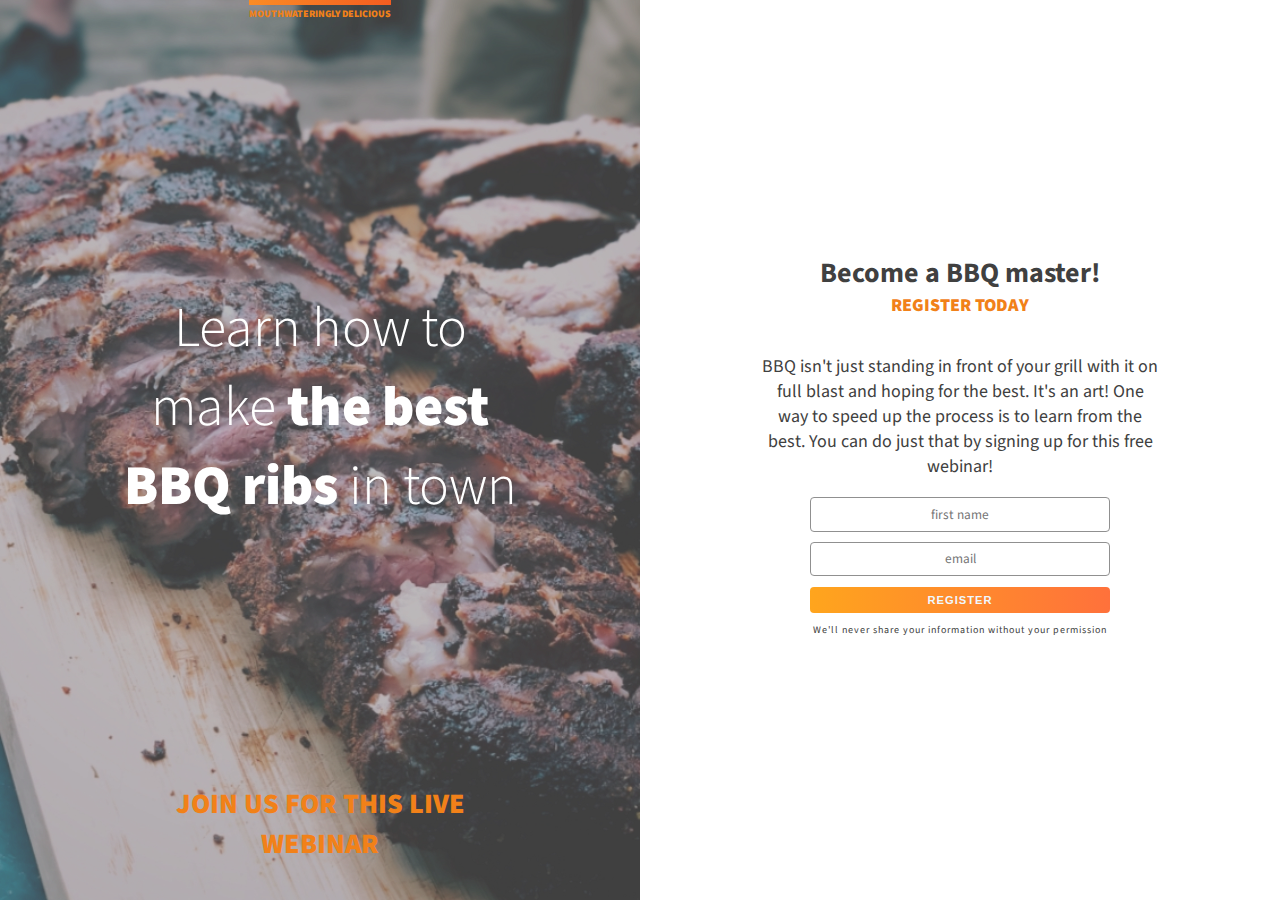
<file: bbq/index.html>
<!DOCTYPE html>
<html lang="en">
<head>
    <meta charset="UTF-8">
    <meta http-equiv="X-UA-Compatible" content="IE=edge">
    <meta name="viewport" content="width=device-width, initial-scale=1.0">
    <link rel="preconnect" href="https://fonts.googleapis.com">
    <link rel="preconnect" href="https://fonts.gstatic.com" crossorigin>
    <link href="https://fonts.googleapis.com/css2?family=Source+Sans+Pro:wght@300,400;700;900&display=swap" rel="stylesheet">
    <link rel="stylesheet" href="style.css">
    <title>BBQ Ribs</title>
</head>
<body>
        
            <div class="title">
                <h1>Learn how to make <strong>the best BBQ ribs</strong> in town</h1>
                <p class="text-bottom">Join us for this live webinar</p>
                <p class="text-top">Mouthwateringly delicious</p>
            </div>
            <div class="main">
                <h2>Become a BBQ master!</h2>
                <p>Register Today</p>
                <p>BBQ isn't just standing in front of your grill with it on full
                blast and hoping for the best. It's an art! One way to speed up the
                process is to learn from the best. 
                You can do just that by signing up for this free webinar!</p>
                <form action="#" method="post" class="email-form">
                    <input type="text" required placeholder="first name">
                    <input type="email" required placeholder="email">
                    <button type="submit">Register</button>
                </form>
                <p class="last-print">We'll never share your information without your permission</p>
            </div>
       
    
</body>
</html>
</file>
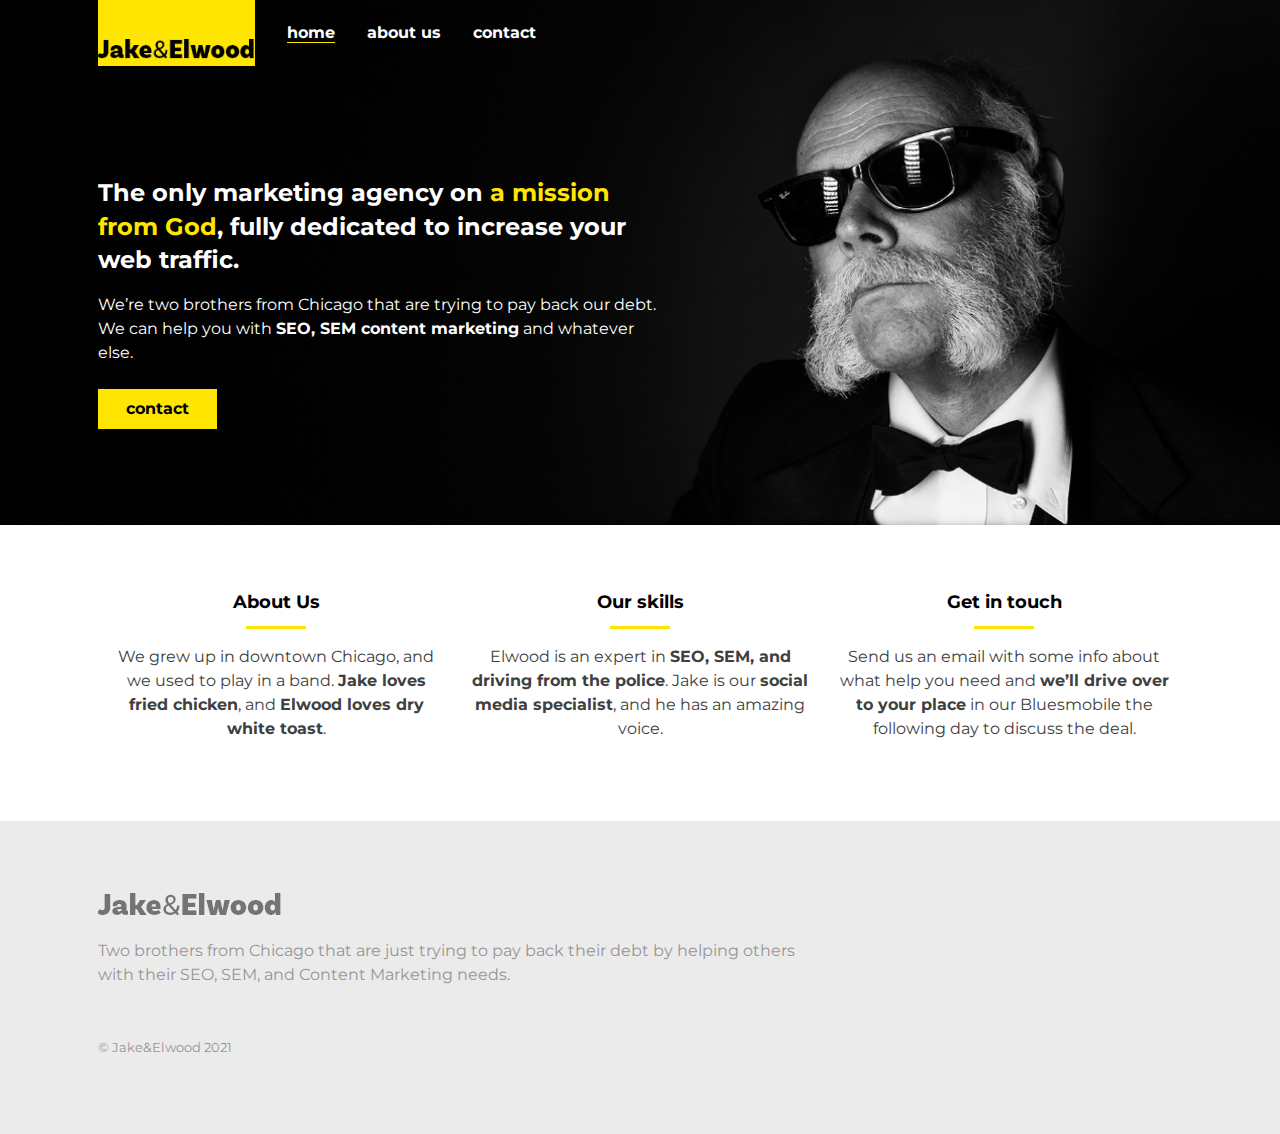
<file: heroProject/index.html>
<!DOCTYPE html>
<html lang="en">
<head>
    <meta charset="UTF-8">
    <meta http-equiv="X-UA-Compatible" content="IE=edge">
    <meta name="viewport" content="width=device-width, initial-scale=1.0">
    <link href="https://fonts.googleapis.com/css?family=Montserrat:400,700&display=swap" rel="stylesheet">
    <link rel="stylesheet" href="https://cdnjs.cloudflare.com/ajax/libs/font-awesome/6.1.0/css/all.min.css" integrity="sha512-10/jx2EXwxxWqCLX/hHth/vu2KY3jCF70dCQB8TSgNjbCVAC/8vai53GfMDrO2Emgwccf2pJqxct9ehpzG+MTw==" crossorigin="anonymous" referrerpolicy="no-referrer" />
    <link href="css/style.css" rel="stylesheet">
    <title>Jake & Elwood</title>
</head>
<body>

    <!-- Header section -->

    <header class="header header-home main-grid">
        <div class="header-content">
            <a class="logo-link" href="index.html">
                <img src="img/logo.png" alt="logo">
            </a>
            <button aria-label="open navigation" class="open-nav">&#9776;</button>
            <nav class="nav ">
                <button aria-label="Close navigation" class="close-nav">&times;</button>
                <ul class="nav-list">
                    <li class="nav-item"><a class="nav-link current" href="index.html">home</a></li>
                    <li class="nav-item"><a class="nav-link" href="about.html">about us</a></li>
                    <li class="nav-item"><a class="nav-link" href="contact.html">contact</a></li>
                </ul>
            </nav>
        </div>
    </header>

    
    <!-- Main section -->
    
    <main>
        <section class="hero main-grid">
            
                <h1 class="hero-title">The only marketing agency on <span class="accent-color">a mission from God</span>, fully dedicated to increase your web traffic.</h1>
                <p class="subtitle">We’re two brothers from Chicago that are trying to pay back our debt. We can 
                    help you with <strong>SEO, SEM content marketing</strong> and whatever else.</p>
                <a href="" class="btn btn-primary">contact</a>
            
        </section> 
        <section class="info main-grid">
            <div class="col col-1">
                <h2 class="section-title section-title-center">About Us</h2>
                <p>We grew up in downtown Chicago, and we used to play in a band. <strong>Jake loves fried chicken</strong>,
                     and <strong>Elwood loves dry white toast</strong>.</p>
            </div>
            <div class="col col-2">
                <h2 class="section-title section-title-center">Our skills</h2>
                <p>Elwood is an expert in <strong>SEO, SEM, and driving from the police</strong>. Jake is our <strong>social
                     media specialist</strong>, and he has an amazing voice.</p>
            </div>
            <div class="col col-3">
                <h2 class="section-title section-title-center">Get in touch</h2>
                <p>Send us an email with some info about what help you need and <strong>we’ll drive over to your place</strong> 
                    in our Bluesmobile the following day to discuss the deal.</p>
            </div>
        </section> 
    </main>

    <!-- Footer section -->

    <footer class="footer main-grid">
        <div class="footer-main">
            <img src="img/logo.png" alt="" class="footer-logo">
            <p class="footer-text">Two brothers from Chicago that are just trying to pay back their debt by helping others with their SEO, SEM, and Content Marketing needs.</p>
            <p class="footer-fineprint">© Jake&Elwood 2021</p>
        </div>
        
            <ul class="social-list">
                <li class="social-item"><a href="#" class="social-link"><i class="fa-brands fa-facebook-square"></i></a></li>
                <li class="social-item"><a href="#" class="social-link"><i class="fa-brands fa-twitter"></i></a></li>
                <li class="social-item"><a href="#" class="social-link"><i class="fa-brands fa-instagram"></i></a></li>
            </ul>
        
    </footer>

    <script src="script.js"></script>
</body>
</html>
</file>
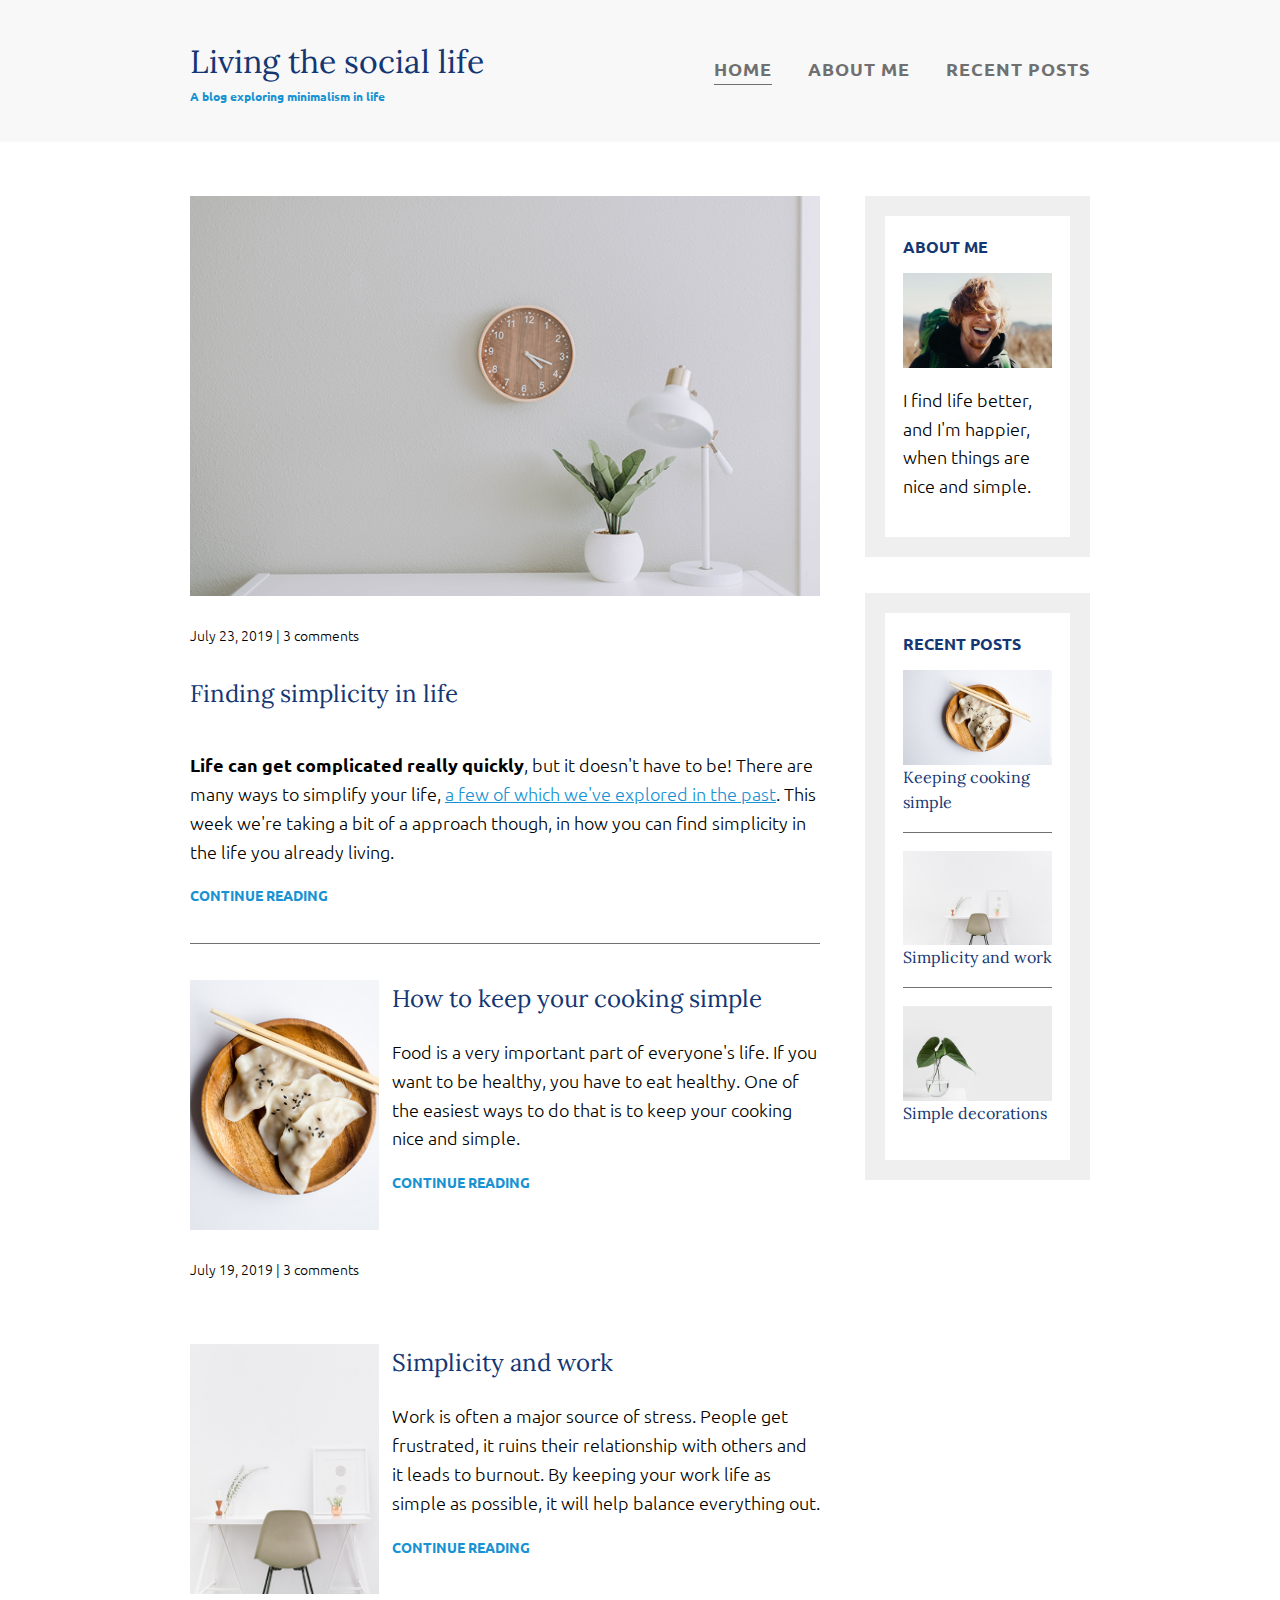
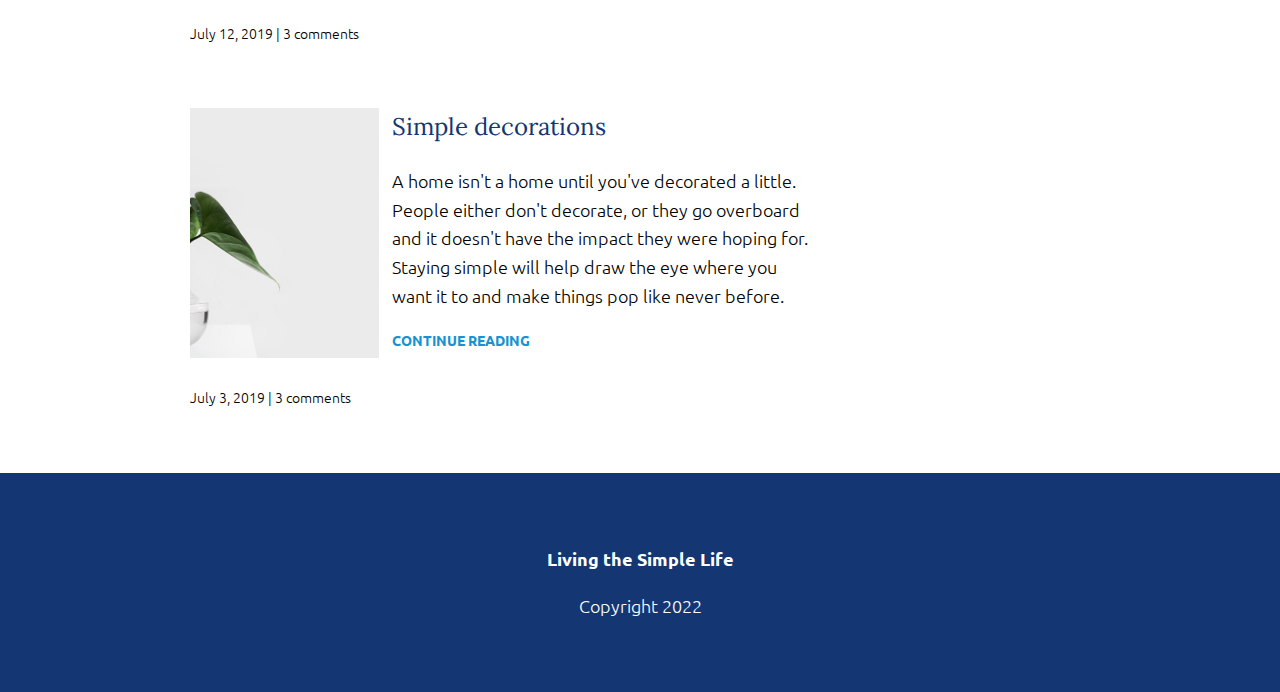
<file: life_magazin/index.html>
<html>
    <head>
        <link href="https://fonts.googleapis.com/css?family=Lora|Ubuntu:300,400,700&display=swap" rel="stylesheet">
        <link rel="stylesheet" href="style.css">
        <meta name="viewport" content="width=device-width, initial-scale=1.0">
        <title>the social life</title>
    </head>
    <body> 
        <header>
            <div class="container container-flex">
                <div class="site-title">
                    <h1>Living the social life</h1>
                    <p class="subtitle">A blog exploring minimalism in life</p>
                </div>
                <nav>
                    <ul>
                        <li ><a class="current-page" href="index.html">Home</a></li>
                        <li><a href="about-me.html">About me</a></li>
                        <li><a href="recent-posts.html">Recent posts</a></li>
                    </ul>
                </nav>
            </div> <!-- / .container -->
        </header>
        
        <div class="container container-flex">
            <main role="main">
                
                <article class="article-featured">
                    <h2 class="article-title">Finding simplicity in life</h2>
                    <img src="img/life.jpg" alt="simple white desk on a white wall with a plant on the far right side" class="article-image">
                    <p class="article-info">July 23, 2019 | 3 comments</p>
                    <p class="article-body"><strong>Life can get complicated really quickly</strong>, but it doesn't have to be! There are many ways to simplify your life, <a href="#">a few of which we've explored in the past</a>. This week we're taking a bit of a approach though, in how you can find simplicity in the life you already living.</p>
                    <a href="#" class="article-read-more">CONTINUE READING</a>
                </article>
                
                <article class="article-recent">
                    <div class="article-recent-main">
                        <h2 class="article-title">How to keep your cooking simple </h2>
                        <p class="article-body">Food is a very important part of everyone's life. If you want to be healthy, you have to eat healthy. One of the easiest ways to do that is to keep your cooking nice and simple.</p>
                        <a href="#" class="article-read-more">CONTINUE READING</a>
                    </div>
                    <div class="article-recent-secondary">
                        <img src="img/food.jpg" alt="two dumplings on a wood plate with chopsticks" class="article-image">
                        <p class="article-info">July 19, 2019 | 3 comments</p>
                    </div>
                </article>
                
                <article class="article-recent">
                    <div class="article-recent-main">
                        <h2 class="article-title">Simplicity and work </h2>
                        <p class="article-body">Work is often a major source of stress. People get frustrated, it ruins their relationship with others and it leads to burnout. By keeping your work life as simple as possible, it will help balance everything out.</p>
                        <a href="#" class="article-read-more">CONTINUE READING</a>
                    </div>
                    <div class="article-recent-secondary">
                        <img src="img/work.jpg" alt="a chair white chair at a white desk on a white wall" class="article-image">
                        <p class="article-info">July 12, 2019 | 3 comments</p>
                    </div>
                </article>
                
                <article class="article-recent">
                    <div class="article-recent-main">
                        <h2 class="article-title">Simple decorations</h2>
                        <p class="article-body">A home isn't a home until you've decorated a little. People either don't decorate, or they go overboard and it doesn't have the impact they were hoping for. Staying simple will help draw the eye where you want it to and make things pop like never before.</p>
                        <a href="#" class="article-read-more">CONTINUE READING</a>
                    </div>
                    <div class="article-recent-secondary">
                        <img src="img/deco.jpg" alt="a green plant in a clear, round vase with water in it" class="article-image">
                        <p class="article-info">July 3, 2019 | 3 comments</p>
                    </div>
                </article>
            </main>
            
            <aside class="sidebar">
                
                <div class="sidebar-widget">
                    <h2 class="widget-title">ABOUT ME</h2>
                    <img src="img/about-me.jpg" alt="john doe" class="widget-image">
                    <p class="widget-body">I find life better, and I'm happier, when things are nice and simple.</p>
                </div>
                
                <div class="sidebar-widget">
                    <h2 class="widget-title">RECENT POSTS</h2>
                    <div class="widget-recent-post">
                        <h3 class="widget-recent-post-title">Keeping cooking simple</h3>
                        <img src="img/food.jpg" alt="two dumplings on a wood plate with chopsticks" class="widget-image">
                    </div>
                    <div class="widget-recent-post">
                        <h3 class="widget-recent-post-title">Simplicity and work</h3>
                        <img src="img/work.jpg" alt="a chair white chair at a white desk on a white wall" class="widget-image">
                    </div>
                    <div class="widget-recent-post">
                        <h3 class="widget-recent-post-title">Simple decorations</h3>
                        <img src="img/deco.jpg" alt="a green plant in a clear, round vase with water in it" class="widget-image">
                    </div>
                </div>
                
            </aside>
            
        </div>
        
        
        <footer>
            <p><strong>Living the Simple Life</strong></p>
            <p>Copyright 2022</p>
        </footer>

        
        
    </body>
</html>
</file>
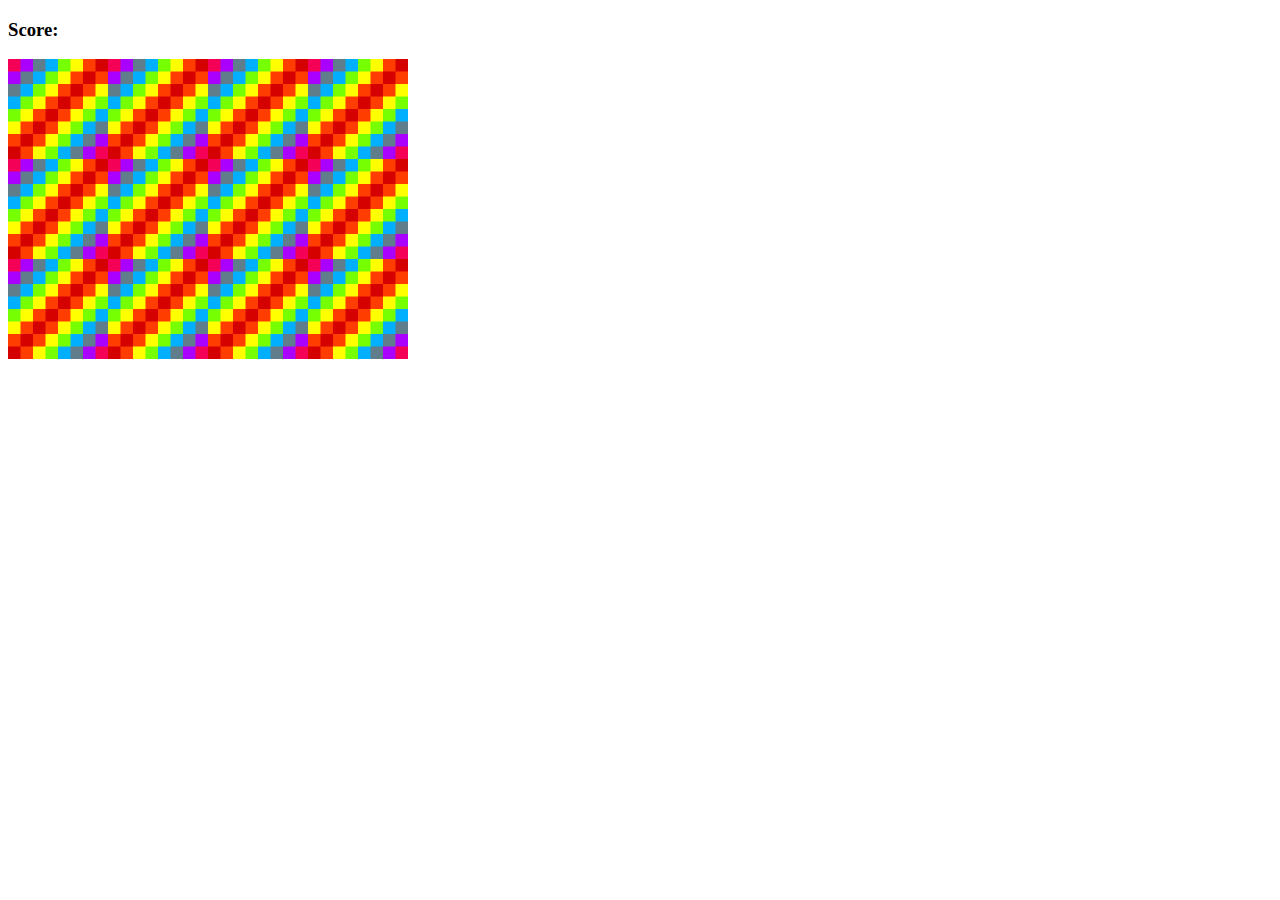
<file: memoryGame/index.html>
<!DOCTYPE html>
<html lang="en">
<head>
    <meta charset="UTF-8">
    <meta http-equiv="X-UA-Compatible" content="IE=edge">
    <meta name="viewport" content="width=device-width, initial-scale=1.0">
    <link rel="stylesheet" href="style.css">
    <script src="app.js"></script>
    <title>Memory Game</title>
</head>
<body>
    <h3>Score: <span id="result"></span></h3>
    <div class="grid">
        
    </div>
</body>
</html>
</file>
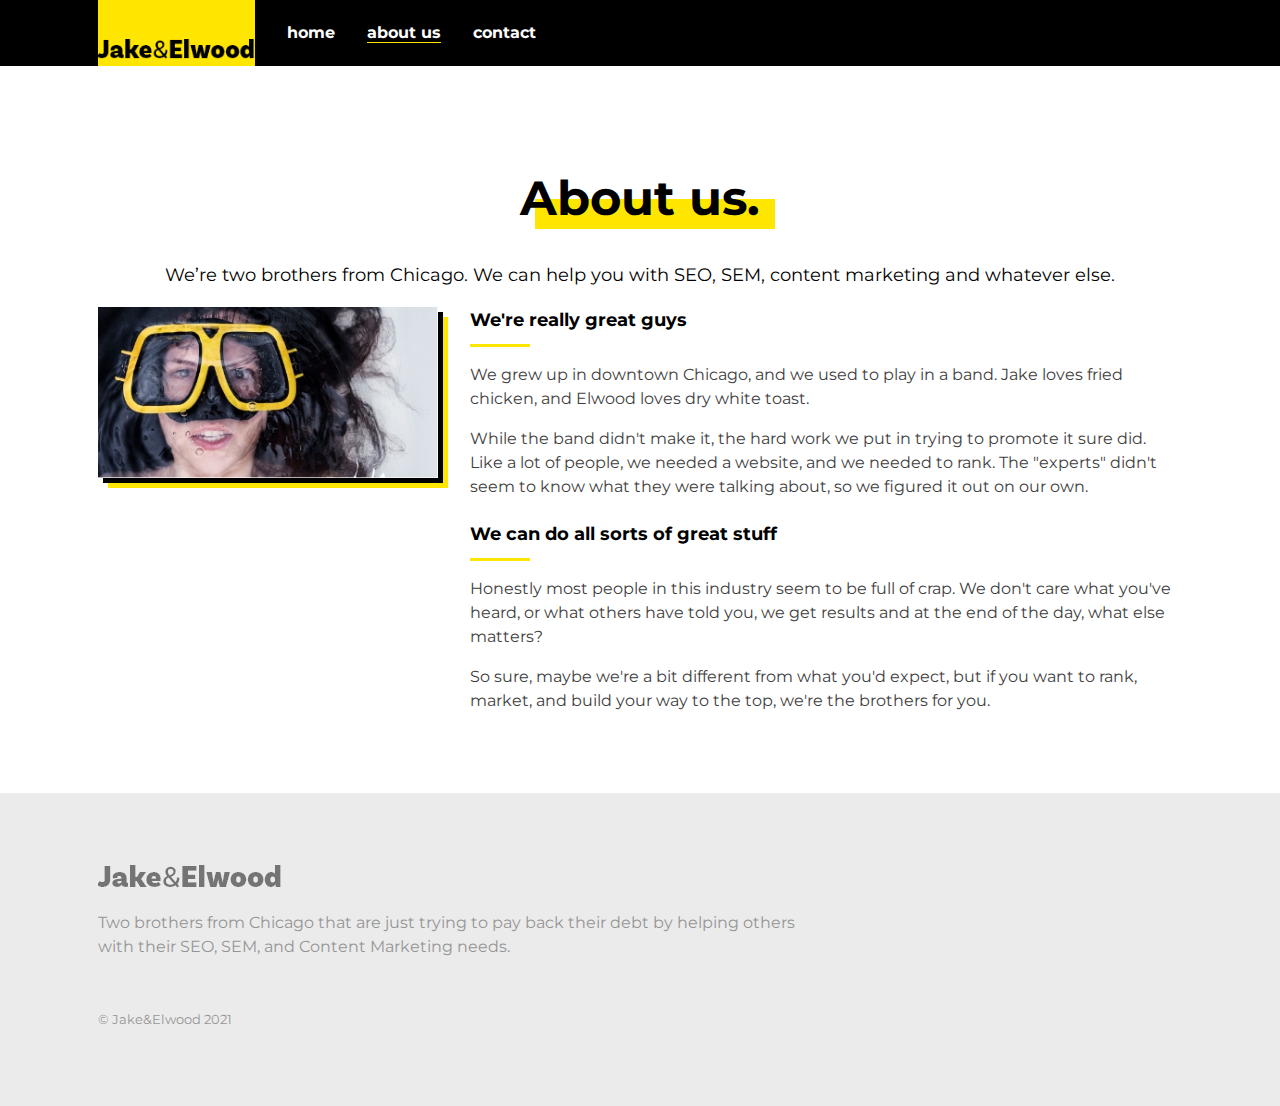
<file: heroProject/about.html>
<!DOCTYPE html>
<html lang="en">
<head>
    <meta charset="UTF-8">
    <meta http-equiv="X-UA-Compatible" content="IE=edge">
    <meta name="viewport" content="width=device-width, initial-scale=1.0">
    <link href="https://fonts.googleapis.com/css?family=Montserrat:400,700&display=swap" rel="stylesheet">
    <link rel="stylesheet" href="https://cdnjs.cloudflare.com/ajax/libs/font-awesome/6.1.0/css/all.min.css" integrity="sha512-10/jx2EXwxxWqCLX/hHth/vu2KY3jCF70dCQB8TSgNjbCVAC/8vai53GfMDrO2Emgwccf2pJqxct9ehpzG+MTw==" crossorigin="anonymous" referrerpolicy="no-referrer" />
    <link href="css/style.css" rel="stylesheet">
    <title>Jake & Elwood</title>
</head>
<body>

    <!-- Header section -->

    <header class="header main-grid">
        <div class="header-content">
            <a class="logo-link" href="index.html">
                <img src="img/logo.png" alt="logo">
            </a>
            <button aria-label="open navigation" class="open-nav">&#9776;</button>
            <nav class="nav ">
                <button aria-label="Close navigation" class="close-nav">&times;</button>
                <ul class="nav-list">
                    <li class="nav-item"><a class="nav-link" href="index.html">home</a></li>
                    <li class="nav-item"><a class="nav-link current" href="about.html">about us</a></li>
                    <li class="nav-item"><a class="nav-link" href="contact.html">contact</a></li>
                </ul>
            </nav>
        </div>
    </header>

    
    <!-- Main section -->
    
    <main class="main-template main-grid">
        <h1 class="page-title">About us.</h1>
            <p class="page-subtitle">We’re two brothers from Chicago.
                 We can help you with SEO, SEM, content marketing and whatever else.</p>
            
            <img class="main-image" src="img/about-me.jpg" alt="a man wearing goggles">
            
            <div class="main-text">
                <h2 class="section-title">We're really great guys</h2>
                <p>We grew up in downtown Chicago, and we used to play in a band.
                     Jake loves fried chicken, and Elwood loves dry white toast.</p>
                <p>While the band didn't make it, the hard work we put in trying to promote it sure did. Like a lot of people, we needed a website, and we needed to rank. 
                    The "experts" didn't seem to know what they were talking about, 
                    so we figured it out on our own.</p>
                <h2 class="section-title">We can do all sorts of great stuff</h2>
                <p>Honestly most people in this industry seem to be full of crap. We don't care what you've heard, or what others have told you,
                     we get results and at the end of the day, what else matters?</p>
                <p>So sure, maybe we're a bit different from what you'd expect, but if you want to rank, market, 
                    and build your way to the top, we're the brothers for you.</p>
            </div>
    </main>

    <!-- Footer section -->

    <footer class="footer main-grid">
        <div class="footer-main">
            <img src="img/logo.png" alt="" class="footer-logo">
            <p class="footer-text">Two brothers from Chicago that are just trying to pay back their debt by helping others with their SEO, SEM, and Content Marketing needs.</p>
            <p class="footer-fineprint">© Jake&Elwood 2021</p>
        </div>
        
            <ul class="social-list">
                <li class="social-item"><a href="#" class="social-link"><i class="fa-brands fa-facebook-square"></i></a></li>
                <li class="social-item"><a href="#" class="social-link"><i class="fa-brands fa-twitter"></i></a></li>
                <li class="social-item"><a href="#" class="social-link"><i class="fa-brands fa-instagram"></i></a></li>
            </ul>
        
    </footer>

    <script src="script.js"></script>
</body>
</html>
</file>
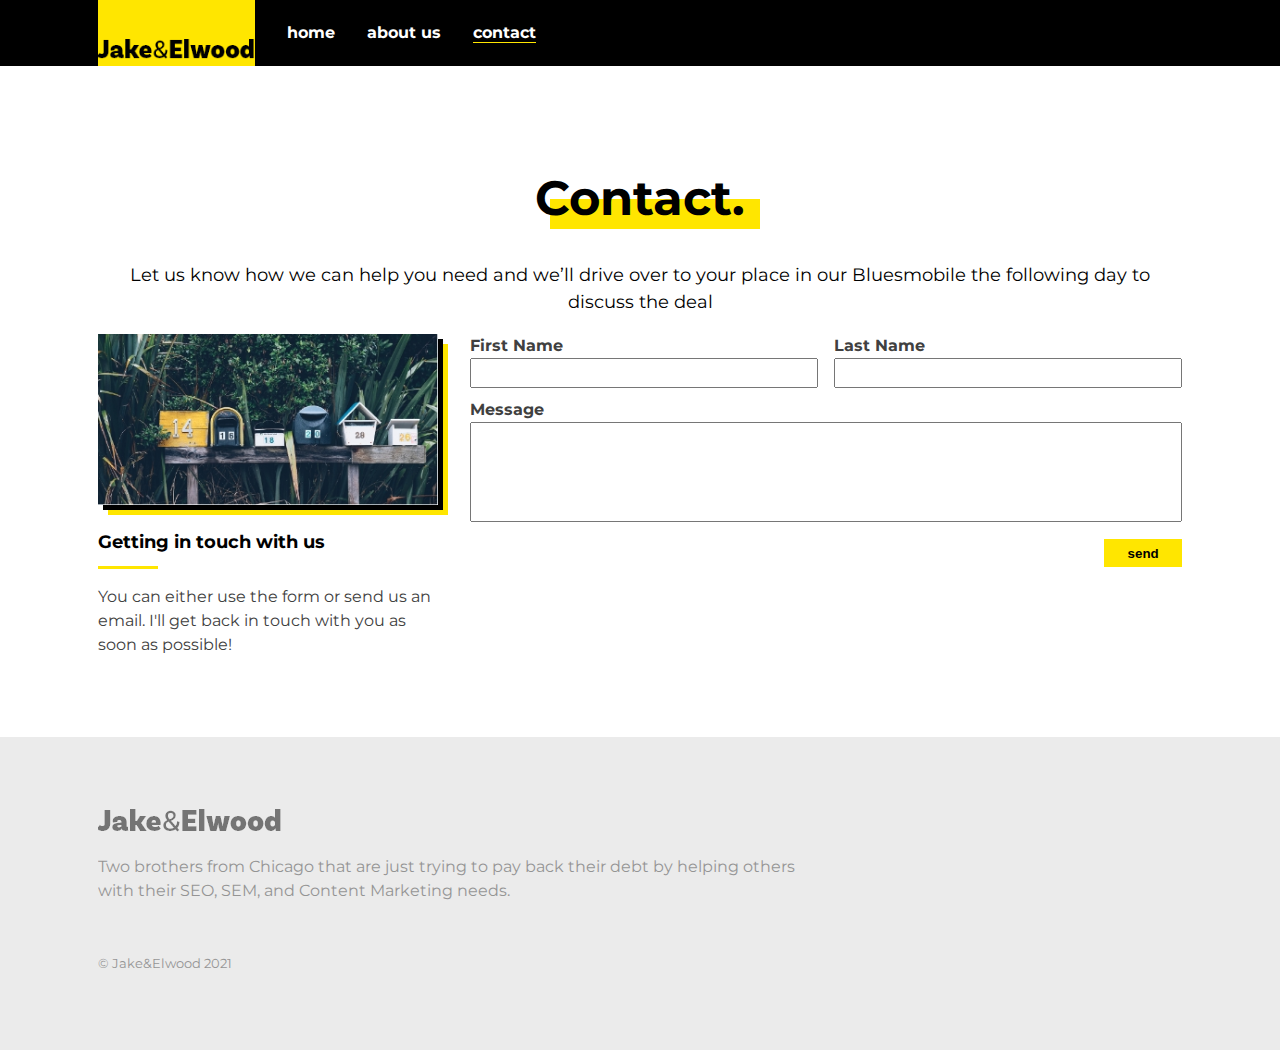
<file: heroProject/contact.html>
<!DOCTYPE html>
<html lang="en">
<head>
    <meta charset="UTF-8">
    <meta http-equiv="X-UA-Compatible" content="IE=edge">
    <meta name="viewport" content="width=device-width, initial-scale=1.0">
    <link href="https://fonts.googleapis.com/css?family=Montserrat:400,700&display=swap" rel="stylesheet">
    <link rel="stylesheet" href="https://cdnjs.cloudflare.com/ajax/libs/font-awesome/6.1.0/css/all.min.css" integrity="sha512-10/jx2EXwxxWqCLX/hHth/vu2KY3jCF70dCQB8TSgNjbCVAC/8vai53GfMDrO2Emgwccf2pJqxct9ehpzG+MTw==" crossorigin="anonymous" referrerpolicy="no-referrer" />
    <link href="css/style.css" rel="stylesheet">
    <title>Jake & Elwood</title>
</head>
<body>

    <!-- Header section -->

    <header class="header main-grid">
        <div class="header-content">
            <a class="logo-link" href="index.html">
                <img src="img/logo.png" alt="logo">
            </a>
            <button aria-label="open navigation" class="open-nav">&#9776;</button>
            <nav class="nav ">
                <button aria-label="Close navigation" class="close-nav">&times;</button>
                <ul class="nav-list">
                    <li class="nav-item"><a class="nav-link" href="index.html">home</a></li>
                    <li class="nav-item"><a class="nav-link" href="about.html">about us</a></li>
                    <li class="nav-item"><a class="nav-link current" href="contact.html">contact</a></li>
                </ul>
            </nav>
        </div>
    </header>

    
    <!-- Main section -->
    
    <main class="main-template main-grid">
        <h1 class="page-title">Contact.</h1>
            <p class="page-subtitle">Let us know how we can help you need and we’ll drive over to your place in our Bluesmobile the following day to discuss the deal</p>
            
            <img class="main-image" src="img/contact.jpg" alt="a man wearing goggles">
            
            <div class="secondary-text">
                <h2 class="section-title">Getting in touch with us</h2>
                <p>You can either use the form or send us an email. I'll get back in touch with you as soon as possible!</p>
            </div>

            <div class="main-text">
                <form class="contact-form" action="#" method="POST">
                    
                    <label class="fname-label" for="fname">First Name</label>
                    <input class="fname-input" id="fname" type="text">
                    
                    <label class="lname-label" for="lname">Last Name</label>
                    <input class="lname-input" id="lname" type="text">
                    
                    <label class="message-label" for="message">Message</label>
                    <textarea class="message-textarea" id="message"></textarea>
                    
                    <button class="btn btn-primary btn-form">send</button>
                </form>
            </div>
    </main>

    <!-- Footer section -->

    <footer class="footer main-grid">
        <div class="footer-main">
            <img src="img/logo.png" alt="" class="footer-logo">
            <p class="footer-text">Two brothers from Chicago that are just trying to pay back their debt by helping others with their SEO, SEM, and Content Marketing needs.</p>
            <p class="footer-fineprint">© Jake&Elwood 2021</p>
        </div>
        
            <ul class="social-list">
                <li class="social-item"><a href="#" class="social-link"><i class="fa-brands fa-facebook-square"></i></a></li>
                <li class="social-item"><a href="#" class="social-link"><i class="fa-brands fa-twitter"></i></a></li>
                <li class="social-item"><a href="#" class="social-link"><i class="fa-brands fa-instagram"></i></a></li>
            </ul>
        
    </footer>

    <script src="script.js"></script>
</body>
</html>
</file>
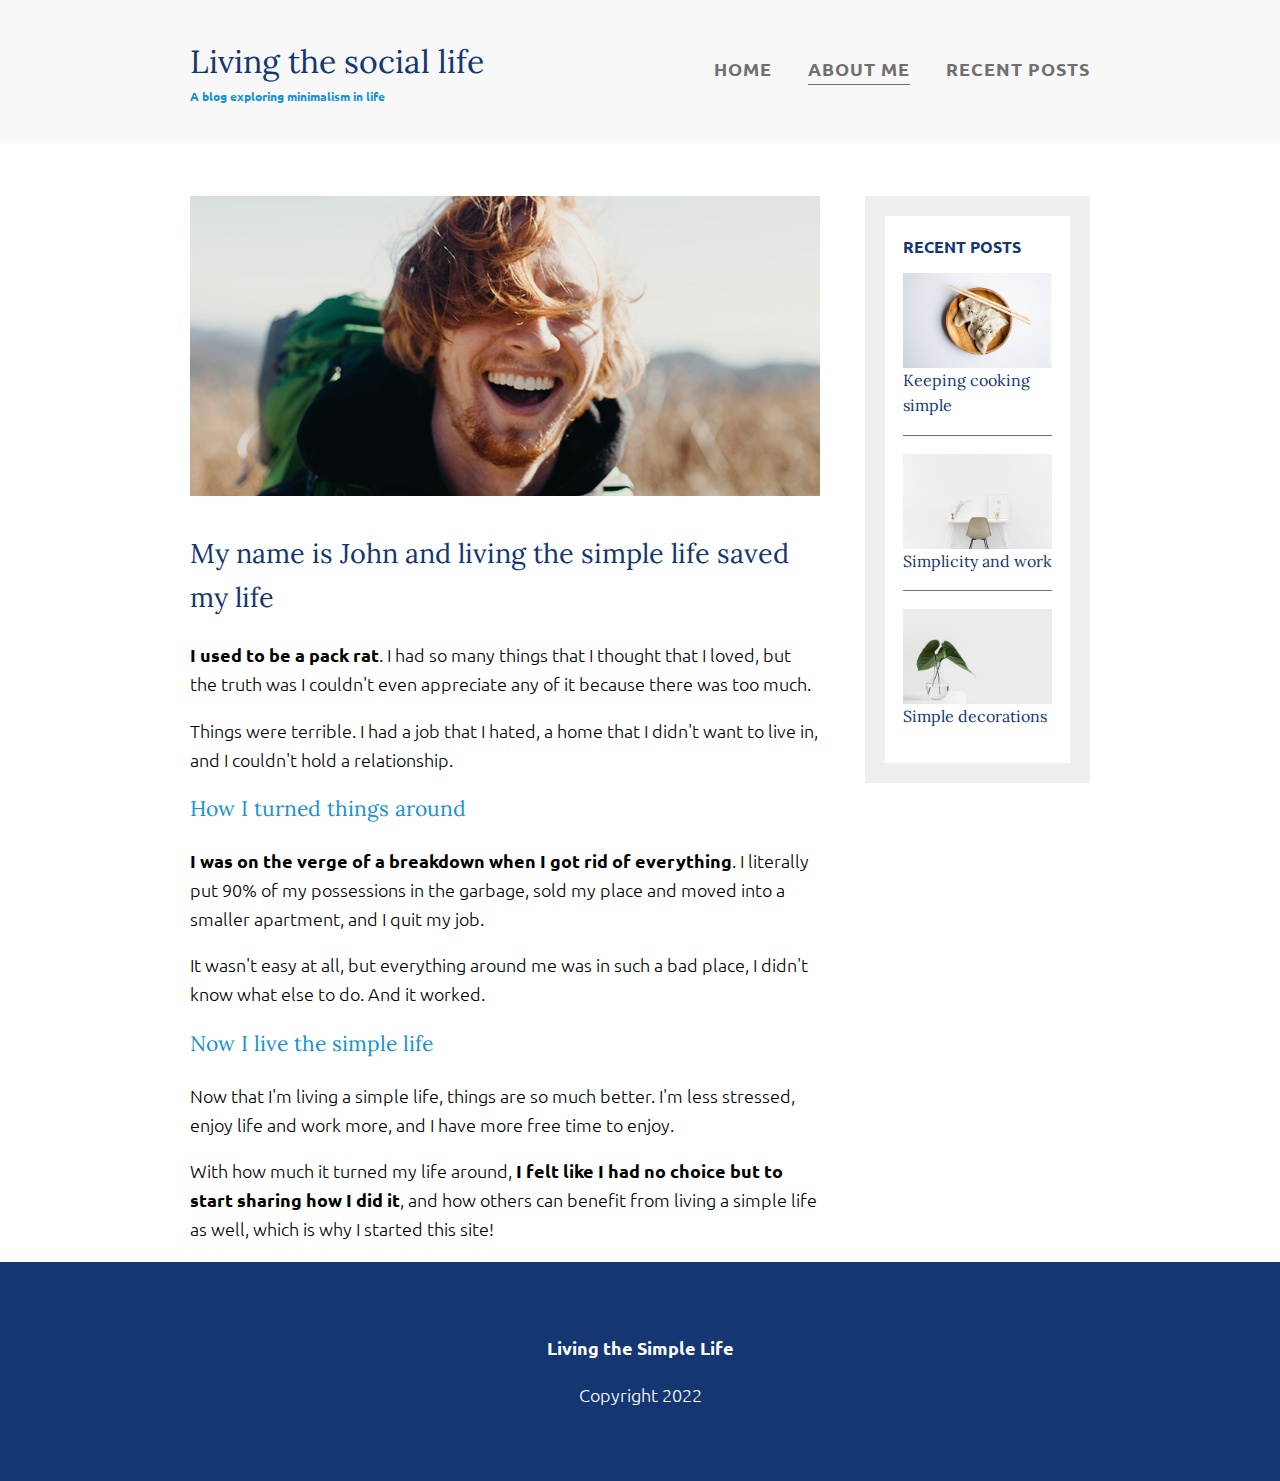
<file: life_magazin/about-me.html>
<html>
    <head>
        <link href="https://fonts.googleapis.com/css?family=Lora|Ubuntu:300,400,700&display=swap" rel="stylesheet">
        <link rel="stylesheet" href="style.css">
        <meta name="viewport" content="width=device-width, initial-scale=1.0">
        <title>About Me</title>
    </head>
    <body> 
        <header>
            <div class="container container-flex">
                <div class="site-title">
                    <h1>Living the social life</h1>
                    <p class="subtitle">A blog exploring minimalism in life</p>
                </div>
                <nav>
                    <ul>
                        <li><a href="index.html">Home</a></li>
                        <li ><a class="current-page" href="about-me.html">About me</a></li>
                        <li><a href="recent-posts.html">Recent posts</a></li>
                    </ul>
                </nav>
            </div> <!-- / .container -->
        </header>
        
        <div class="container container-flex">
            <main role="main">
                <img src="img/about-me.jpg" class="image-full">
                <h2>My name is John and living the simple life saved my life</h2>

                <p><strong>I used to be a pack rat</strong>. I had so many things that I thought that I loved, but the truth was I couldn't even appreciate any of it because there was too much.</p>
                <p>Things were terrible. I had a job that I hated, a home that I didn't want to live in, and I couldn't hold a relationship.</p>

                <h3>How I turned things around</h3>
                <p><strong>I was on the verge of a breakdown when I got rid of everything</strong>. I literally put 90% of my possessions in the garbage, sold my place and moved into a smaller apartment, and I quit my job.</p>
                <p>It wasn't easy at all, but everything around me was in such a bad place, I didn't know what else to do. And it worked.</p>

                <h3>Now I live the simple life</h3>
                <p>Now that I'm living a simple life, things are so much better. I'm less stressed, enjoy life and work more, and I have more free time to enjoy.</p>
                <p>With how much it turned my life around, <strong>I felt like I had no choice but to start sharing how I did it</strong>, and how others can benefit from living a simple life as well, which is why I started this site!</p>
            </main>
            
            <aside class="sidebar">
                            
                <div class="sidebar-widget">
                    <h2 class="widget-title">RECENT POSTS</h2>
                    <div class="widget-recent-post">
                        <h3 class="widget-recent-post-title">Keeping cooking simple</h3>
                        <img src="img/food.jpg" alt="two dumplings on a wood plate with chopsticks" class="widget-image">
                    </div>
                    <div class="widget-recent-post">
                        <h3 class="widget-recent-post-title">Simplicity and work</h3>
                        <img src="img/work.jpg" alt="a chair white chair at a white desk on a white wall" class="widget-image">
                    </div>
                    <div class="widget-recent-post">
                        <h3 class="widget-recent-post-title">Simple decorations</h3>
                        <img src="img/deco.jpg" alt="a green plant in a clear, round vase with water in it" class="widget-image">
                    </div>
                </div>
                
            </aside>
            
        </div>
        
        
        <footer>
            <p><strong>Living the Simple Life</strong></p>
            <p>Copyright 2022</p>
        </footer>

        
        
    </body>
</html>
</file>
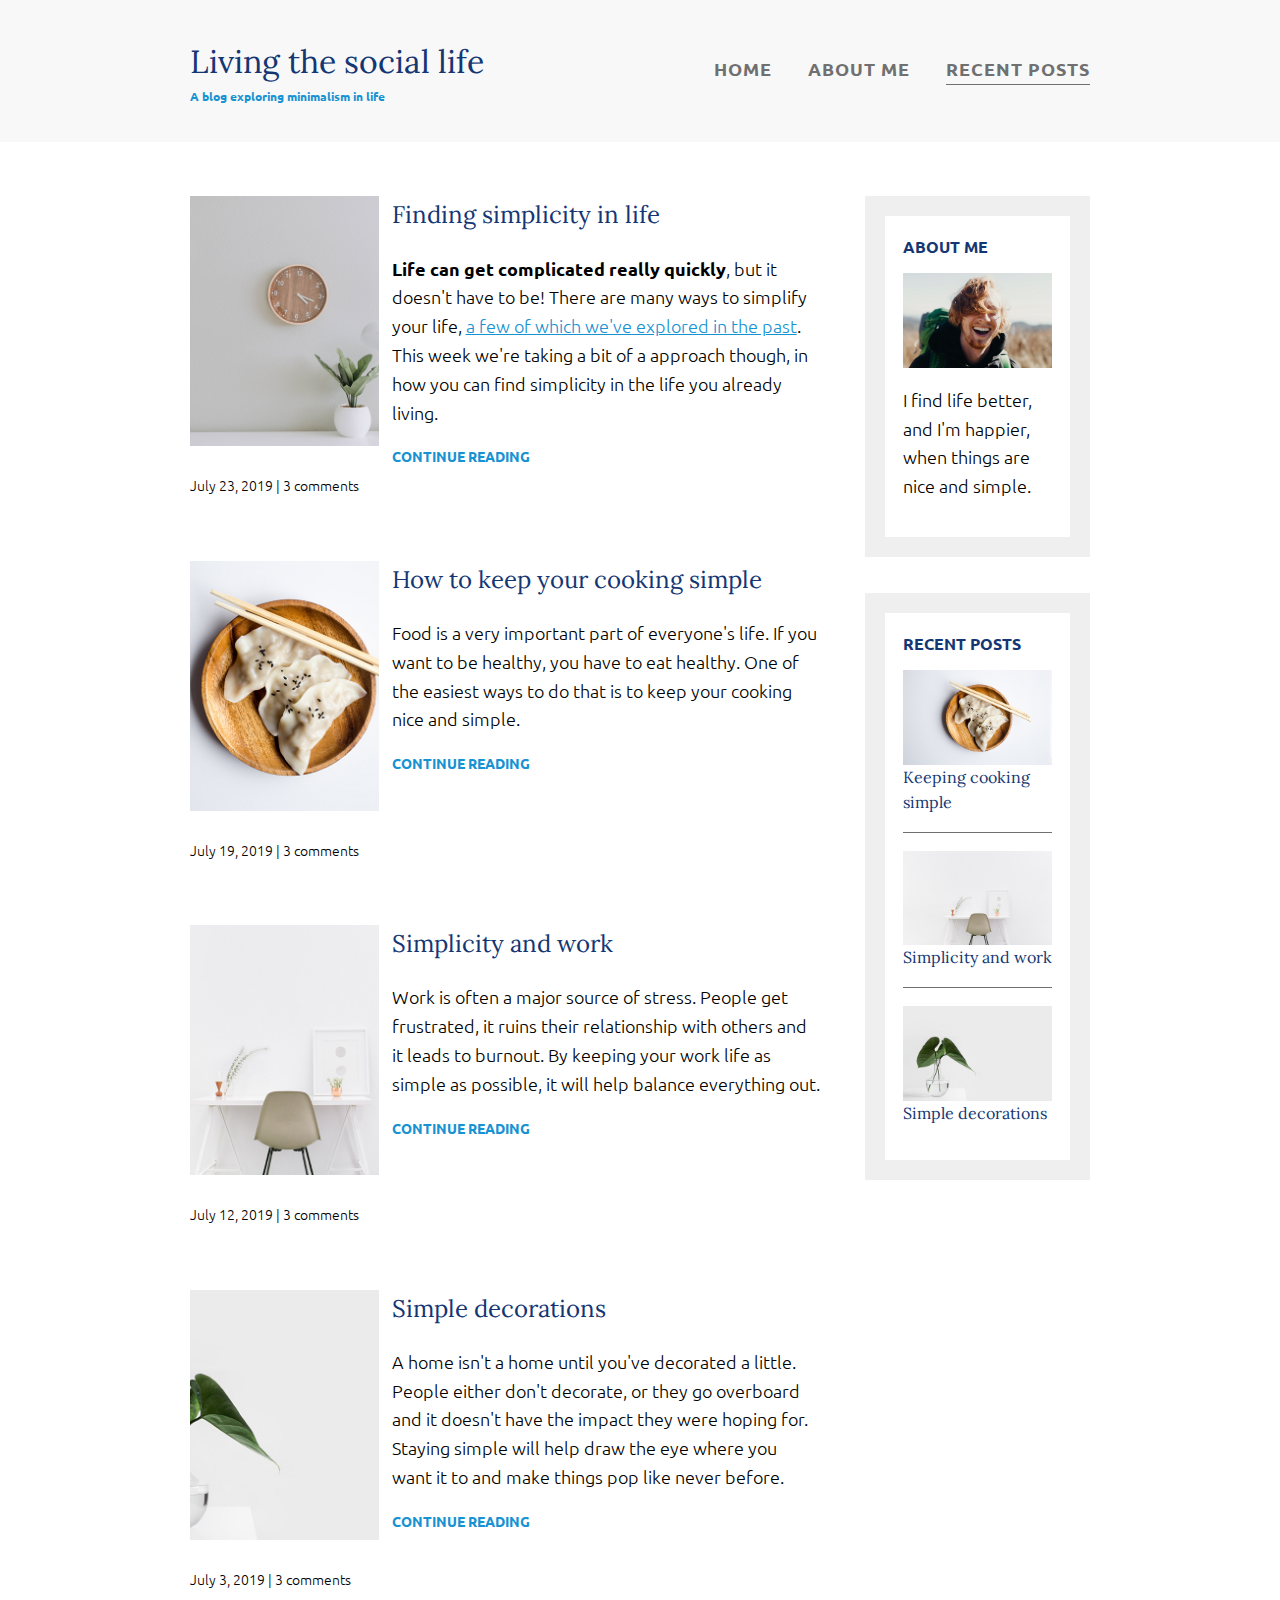
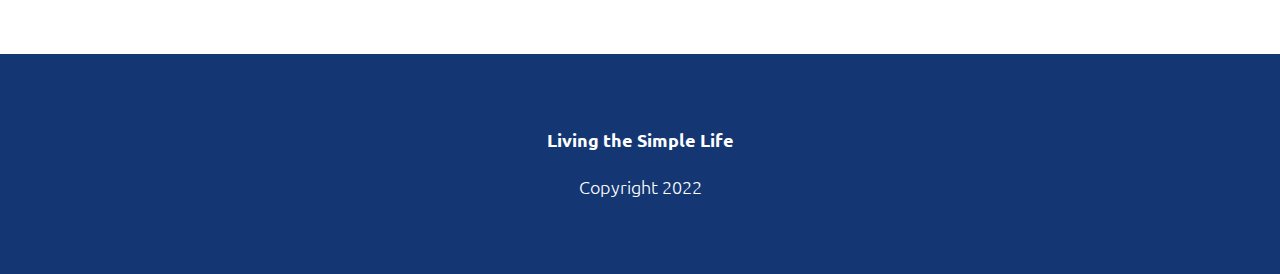
<file: life_magazin/recent-posts.html>
<html>
    <head>
        <link href="https://fonts.googleapis.com/css?family=Lora|Ubuntu:300,400,700&display=swap" rel="stylesheet">
        <link rel="stylesheet" href="style.css">
        <meta name="viewport" content="width=device-width, initial-scale=1.0">
        <title>Recent posts</title>
    </head>
    <body> 
        <header>
            <div class="container container-flex">
                <div class="site-title">
                    <h1>Living the social life</h1>
                    <p class="subtitle">A blog exploring minimalism in life</p>
                </div>
                <nav>
                    <ul>
                        <li><a href="index.html">Home</a></li>
                        <li><a href="about-me.html">About me</a></li>
                        <li ><a class="current-page" href="recent-posts.html">Recent posts</a></li>
                    </ul>
                </nav>
            </div> <!-- / .container -->
        </header>
        
        <div class="container container-flex">
            <main role="main">
                
                <article class="article-recent">
                    <div class="article-recent-main">
                        <h2 class="article-title">Finding simplicity in life</h2>
                        <p class="article-body"><strong>Life can get complicated really quickly</strong>, but it doesn't have to be! There are many ways to simplify your life, <a href="#">a few of which we've explored in the past</a>. This week we're taking a bit of a approach though, in how you can find simplicity in the life you already living.</p>
                        <a href="#" class="article-read-more">CONTINUE READING</a>
                    </div>
                    <div class="article-recent-secondary">
                        <img src="img/life.jpg" alt="simple white desk on a white wall with a plant on the far right side" class="article-image">
                        <p class="article-info">July 23, 2019 | 3 comments</p>
                    </div>
                </article>
                
                <article class="article-recent">
                    <div class="article-recent-main">
                        <h2 class="article-title">How to keep your cooking simple </h2>
                        <p class="article-body">Food is a very important part of everyone's life. If you want to be healthy, you have to eat healthy. One of the easiest ways to do that is to keep your cooking nice and simple.</p>
                        <a href="#" class="article-read-more">CONTINUE READING</a>
                    </div>
                    <div class="article-recent-secondary">
                        <img src="img/food.jpg" alt="two dumplings on a wood plate with chopsticks" class="article-image">
                        <p class="article-info">July 19, 2019 | 3 comments</p>
                    </div>
                </article>
                
                <article class="article-recent">
                    <div class="article-recent-main">
                        <h2 class="article-title">Simplicity and work </h2>
                        <p class="article-body">Work is often a major source of stress. People get frustrated, it ruins their relationship with others and it leads to burnout. By keeping your work life as simple as possible, it will help balance everything out.</p>
                        <a href="#" class="article-read-more">CONTINUE READING</a>
                    </div>
                    <div class="article-recent-secondary">
                        <img src="img/work.jpg" alt="a chair white chair at a white desk on a white wall" class="article-image">
                        <p class="article-info">July 12, 2019 | 3 comments</p>
                    </div>
                </article>
                
                <article class="article-recent">
                    <div class="article-recent-main">
                        <h2 class="article-title">Simple decorations</h2>
                        <p class="article-body">A home isn't a home until you've decorated a little. People either don't decorate, or they go overboard and it doesn't have the impact they were hoping for. Staying simple will help draw the eye where you want it to and make things pop like never before.</p>
                        <a href="#" class="article-read-more">CONTINUE READING</a>
                    </div>
                    <div class="article-recent-secondary">
                        <img src="img/deco.jpg" alt="a green plant in a clear, round vase with water in it" class="article-image">
                        <p class="article-info">July 3, 2019 | 3 comments</p>
                    </div>
                </article>
            </main>
            
            <aside class="sidebar">
                
                <div class="sidebar-widget">
                    <h2 class="widget-title">ABOUT ME</h2>
                    <img src="img/about-me.jpg" alt="john doe" class="widget-image">
                    <p class="widget-body">I find life better, and I'm happier, when things are nice and simple.</p>
                </div>
                
                <div class="sidebar-widget">
                    <h2 class="widget-title">RECENT POSTS</h2>
                    <div class="widget-recent-post">
                        <h3 class="widget-recent-post-title">Keeping cooking simple</h3>
                        <img src="img/food.jpg" alt="two dumplings on a wood plate with chopsticks" class="widget-image">
                    </div>
                    <div class="widget-recent-post">
                        <h3 class="widget-recent-post-title">Simplicity and work</h3>
                        <img src="img/work.jpg" alt="a chair white chair at a white desk on a white wall" class="widget-image">
                    </div>
                    <div class="widget-recent-post">
                        <h3 class="widget-recent-post-title">Simple decorations</h3>
                        <img src="img/deco.jpg" alt="a green plant in a clear, round vase with water in it" class="widget-image">
                    </div>
                </div>
                
            </aside>
            
        </div>
        
        
        <footer>
            <p><strong>Living the Simple Life</strong></p>
            <p>Copyright 2022</p>
        </footer>

        
        
    </body>
</html>
</file>
<file: bbq/style.css>
*{
    box-sizing: border-box;
}

body{
    margin: 0;
    font-family: 'Source Sans Pro', sans-serif;
    font-size: 1rem;
    color: #404040;
    text-align: center;
}

h1{
    font-size: 2.25rem;
    font-weight: 300;
    color: #fff;
    margin: 0;
}

h1 + p {
    color: #f18119;
    font-weight: 900;
    font-size: 1.3125rem;
    text-transform: uppercase;
    margin: 0;
}

h2{
    font-size: 1.3125rem;
    margin: 0;
}
    
h2 + p{
    font-weight: 900;
    color: #f18119;
    margin-top: 0;
    text-transform: uppercase;

}

strong{
    font-weight: 900;
}
button{
    background-image: linear-gradient(to left, #ff713b, #ffa51d);
    color:aliceblue;
    border: none; 
    padding: .6em;   
    text-transform: uppercase;
    font-weight: 900;
    font-size: .7rem;
    letter-spacing: 1px;
    cursor: pointer;
    transition: box-shadow 500ms;
}
input{
    margin-bottom: .75em; 
    border: 1px solid #909090;
    color: #505050;
    font-family: inherit;
    text-align: inherit;
    padding: .5em;
    transform: scale(1);
    transition: transform 250ms;
    
}
input:focus{
    transform: scale(1.07);
}
button,
input{
    width: 100%;
    border-radius: 4px;
    
}
button:hover,
button:focus{
    box-shadow: inset 10px 8px 20px -3px rgba(195, 56, 7, 1);
    
}
.text-top{
    font-size: .625rem;
    color: #f18119;
    font-weight: 900;
    text-transform: uppercase;
    order: -1;
    border-top: 5px solid #F18119;
    border-image: linear-gradient(to left, #f35c20, #fa8c25) 1;
    margin-top: 0;
    padding-top: 2px;
}
.last-print{
    font-size: .625rem;
    letter-spacing: 1px;
}

.title{
    display: flex;
    flex-direction: column;
    justify-content: space-between;
    min-height: 50vh;
    background-image: url(img/ribs.jpg);
    background-color: #404040;
    background-blend-mode: exclusion;
    background-size: cover;
    background-position: center;
    padding: 0 .5em 2em;
}

.main{
    padding: 2em 1em;
}

.title > *,
.main > *{
    max-width: 400px;
    margin-left: auto;
    margin-right: auto;
}

.email-form{
    width: 80%;
    max-width: 300px;
}



@media (min-width: 550px) {
    body {
        font-size: 1.125rem;
        display: flex;
    }
    
    h1 {
        font-size: 3.5rem;
    }
    
    h2,
    h1 + p {
        font-size: 1.75rem;
    }
    
    .title,
    .main {
        width: 50%;
        min-height: 100vh;
    }
    
    .main {
        display: flex;
        flex-direction: column;
        justify-content: center;
    }
}
</file>
<file: heroProject/css/style.css>
* {box-sizing: border-box;}

body {
    margin: 0;
    font-family: 'Montserrat', sans-serif;
    font-size: 1rem;
    color: #404040;
    line-height: 1.5;
}

img {
    max-width: 100%;
    
}
    
h1, h2, strong{
    font-weight: 700;
}

.current{
    border-bottom: 1px solid #FFE600;
}
.page-title,
.page-subtitle{
    text-align: center;
    grid-column: 2 / -2;
    color: #000;
} 

.page-title{
    font-size: 3rem;
    margin-bottom: .5em;
    justify-self: center;
}
.page-title::after{
    content: "";
    display: block;
    width: 100%;
    height: 30px;
    background: #ffe600; 
    margin-top: -35px;
    margin-left: 15px;
    
}
.page-subtitle{
    margin-top: .5em;
    font-size: 1.125rem;
   
}
.section-title{
    font-size: 1.125rem;
    color: #000;
    margin-top: 1.25em;
}

.section-title:first-child {
    margin-top: 0;
}
.section-title::after{
    content: "";
    display: block;
    width: 60px;
    height: 3px;
    margin: 10px 0 0;
    background: #ffe600;
}
.section-title-center::after{
    margin-left: auto;
    margin-right: auto;
}


.main-grid{
    column-gap: 2em;
    display: grid;
    grid-template-columns: minmax(1em, 1fr) minmax(0px, 500px) minmax(1em, 1fr) ;
}
.header{
    background: #000;
}

.header-home{
    background: transparent;
    position: absolute;
    width: 100%;
}

.header-content{
    display: flex;
    grid-column: 2 / -2;
}
.logo-link{
    background-color: #ffe600;
    padding-top: 2em;
}

.nav{
    position: fixed;
    background: #000;
    width: 100%;
    top: 0;
    bottom: 0;
    left: 100%;
    right: 0;
    transform: translateX(0);
    transition: transform 250ms;
}
.nav-open{
    transform: translatex(-100%);
}

.nav-list{
    display: flex;
    justify-content: space-around;
    flex-direction: column;
    align-items: center;
    list-style: none;
    margin: 0;
    padding: 0;
    height: 100%;

}
.nav-link{
    color: #fff;
    text-decoration: none;
    font-size: 3rem;
    font-weight: 700;
}

.nav-link:hover,
.nav-link:focus {
    color: #FFE600;
}

.open-nav{
    border: 0;
    background: 0;
    color: #FFf;
    font-weight: 700;
    font-size: 1.5rem;
    cursor: pointer;
    padding: .5em;
    margin-left: auto;
}
.close-nav{
    border: 0;
    background: 0;
    color: #FFE600;
    font-weight: 700;
    font-size: 3rem;
    cursor: pointer;
    padding: .5em;
    position: absolute;
}

.footer{
    background: #ebebeb;
    padding: 4em 0;
    text-align: center;
}

.footer-main,
.social-list {
    grid-column: 2 / -2;
}
.social-list{
    order: -1;
    list-style: none;
    padding: 0;
    margin: 0 0 2em;
    display: flex;
    justify-content: center;
}

.footer-logo,
.footer-text,
.footer-fineprint{
    opacity: .5;
}

.footer-fineprint {
    font-size: .8rem;
    margin-top: 4em;
}


.social-link{
    color:#000;
    font-size: 1.8rem;
    margin: 0 .5em;
}
.social-link:hover{
    color: #777;
}


.accent-color{
    color: #ffe600;
}

.hero-title{
    font-size: 1.5rem;
    line-height: 1.4;
    margin-bottom: 0;
}


.btn{
    padding: .5em 1.75em;
    font-weight: 700;
    margin-top: .5em;
    text-decoration: none;
    border: none;
    cursor: pointer;
}
.btn-primary{
    background: #ffe600;
    color: black;
    justify-self: start;
}
.btn-primary:hover,
.btn-primary:focus{
    background:#ffc400;
}

.btn-form{
    justify-self: end;
}

.hero{
    background-image: url(../img/hero-bg.jpg);
    background-size: cover;
    background-position: bottom;
    padding: 8em 0 4em;
    color: white;
}
.hero > * {
    grid-column: 2/ -2;
}
@media (min-width: 400px) {
    .hero > * {
        margin-right: 20%;
    }
}

.info{
    padding: 4em 0;
    text-align: center;
}
.col{
    grid-column: 2/-2;
    
}

@media (min-width: 600px){

    .main-grid{
        grid-template-columns: minmax(1em, 1fr) repeat(3, minmax(180px, 340px)) minmax(1em, 1fr)
    }

    .hero{
        padding: 10em 0 6em;
    }

    .hero > *{
        grid-column: 2 / span 2;
        justify-self: start;
    }

    .info{
        column-gap: 1.5em;
    }

    .col-1{
        grid-column: 2;
    }
    .col-2{
        grid-column: 3;
    }
    .col-3{
        grid-column: 4;
    }

    .footer-main{
        grid-column: 2 / 4;
        text-align: start;
    }
    .social-list{
        order: 2;
        grid-column: 4;
        justify-self: end;
    }
    .open-nav,
    .close-nav{
        display: none;

    }
    .nav{
        position: initial;
    }

    .nav-list{
        flex-direction: row;
        justify-content: flex-start;

    }
    .nav-item{
        margin-left: 2em;
    }
    .nav-link {
        font-size: 1rem;
    }
    .header-home .nav {
        background: transparent;
    }

    
}

/*=============
    template page
    ===============*/
    .main-template{
        padding: 4em 0;
    }
    .main-template > * {
        grid-column: 2 / -2;
        
    }
    .main-image {
        margin-bottom: 1.5em;
        box-shadow: 5px 5px 0px black, 10px 10px 0px #ffe600;
        
        

    }

 @media (min-width: 600px) {
    .main-image,
    .secondary-text {
        grid-column: 2;
    }
    
    .main-text {
        grid-column: 3 / span 2;
        grid-row: span 2;
    }
    .secondary-text{
        order: 2;
    }
 }

.contact-form{
     display: grid;
 }

label{
     font-weight: 700;
 }

 input,
textarea {
    margin-bottom: .75em;
    padding: .4em;
    font-family: inherit;
}
textarea{
    resize: none;
    height: 100px;
}

@media (min-width: 600px) {
    .contact-form{
        grid-template-columns: repeat(2, 1fr);
        grid-auto-flow: dense;
        grid-column-gap: 1em;
    }
    .fname-label,
    .fname-input {
        grid-column: 1;
    }
    .lname-label,
    .lname-input {
        grid-column: 2;
    }
    .message-label,
    .message-textarea {
        grid-column: span 2;
    }
    .btn-form{
        grid-column: 2;
    }

}
</file>
<file: life_magazin/style.css>
body {
    margin: 0;
    font-family: 'Ubuntu', sans-serif;
    font-size: 1.125rem;
    font-weight: 300;
    line-height: 1.6;
}

img {
    max-width: 100%;
    display: block;
}

.image-full {
    max-height: 300px;
    width: 100%;
    object-fit: cover;
    margin-bottom: 2em;
}

/*  Typography   */

h1, 
h2,
h3 {
    font-family: 'Lora', serif;
    font-weight: 400;
    color: #143774;
    margin-top: 0;
}

h1 {
    font-size: 2rem;
    margin: 0;
}

h3 {
    color: #1792d2;
}

a {
    color: #1792d2;
}

a:hover,
a:focus {
    color: #143774;
}

strong {
    font-weight: 700;
}

/* H1 subtitle */
.subtitle {
    font-weight: 700;
    color: #1792d2;
    font-size: .75rem;
    margin: 0;
}

.article-title {
    font-size: 1.5rem;
}

.article-read-more,
.article-info {
    font-size: .875rem;
}

.article-read-more {
    color: #1792d2;
    text-decoration: none;
    font-weight: 700;
}

.article-read-more:hover,
.article-read-more:focus {
    color: #143774;
    text-decoration: underline;
}

.article-info {
    margin: 2em 0;
}

.widget-title,
.widget-recent-post-title {
    font-size: 1rem;
}

.widget-title {
    font-family: 'Ubuntu', sans-serif;
    font-weight: 700;
}

.widget-recent-post-title {
    color: #143774;
}


/*  Layout   */

.container {
    width: 90%;
    max-width: 900px;
    margin: 0 auto;
}

.container-flex {
    display: flex;
    flex-direction: column;
    justify-content: space-between;
}

header {
    background: #f8f8f8;
    padding: 2em 0;
    text-align: center;
    margin-bottom: 3em;
}

footer {
    background:#143774;
    color: white;
    text-align: center;
    padding: 3em 0;
}

@media (min-width: 675px) {
    header {
        text-align: left;
    }
    
    .container-flex {
        flex-direction: row;
    }
    
    main {
        width: 70%;
    }
    
    aside {
        width: 25%;
        min-width: 200px;
        margin-left: 1em;
    }
}

/* Navigation */

nav ul {
    list-style: none;
    padding: 0;
    display: flex;
    justify-content: center;
}

nav li {
    margin-left: 2em;
}

nav a {
    text-decoration: none;
    color: #707070;
    font-weight: 700;
    padding: .25em 0;
    text-transform: uppercase;
    letter-spacing: 1px;
}

nav a:hover,
nav a:focus {
    color: #1792d2;
}

.current-page {
    border-bottom: 1px solid #707070;
}

.current-page:hover {
    color: #707070;
}

@media (max-width: 675px) {
    nav ul {
        flex-direction: column;
    }
    
    nav li {
        margin: .5em 0;
    }
}

/*  Articles    */

.article-featured {
    border-bottom: #707070 1px solid;
    padding-bottom: 2em;
    margin-bottom: 2em;
}

.article-recent {
    display: flex;
    flex-direction: column;
    margin-bottom: 2em;
}

.article-recent-main {
    order: 2;
}

.article-recent-secondary {
    order: 1;
}

@media (min-width: 675px) {
    .article-recent {
        flex-direction: row;
        justify-content: space-between;
    }
    
    .article-recent-main {
        width: 68%;
    }
    
    .article-recent-secondary {
        width: 30%;
    }
    
    .article-featured {
        display: flex;
        flex-direction: column;
    }
    
    .article-image {
        order: -2;
        min-height: 250px;
        object-fit: cover;
        /* object-position: left; */
    }
    
    .article-info {
        order: -1;
    }
}

/*  Widgets  */

.sidebar-widget {
    border: 20px solid #efefef;
    margin-bottom: 2em;
    padding: 1em;
}

.widget-recent-post {
    display: flex;
    flex-direction: column;
    border-bottom: 1px solid #707070;
    margin-bottom: 1em;
}

.widget-recent-post:last-child {
    border: 0;
    margin: 0;
}

.widget-image {
    order: -1;
}
</file>
<file: memoryGame/style.css>
.grid{
    display: flex;
    flex-wrap: wrap;
    height: 300px;
    width: 400px;
    
}
</file>
